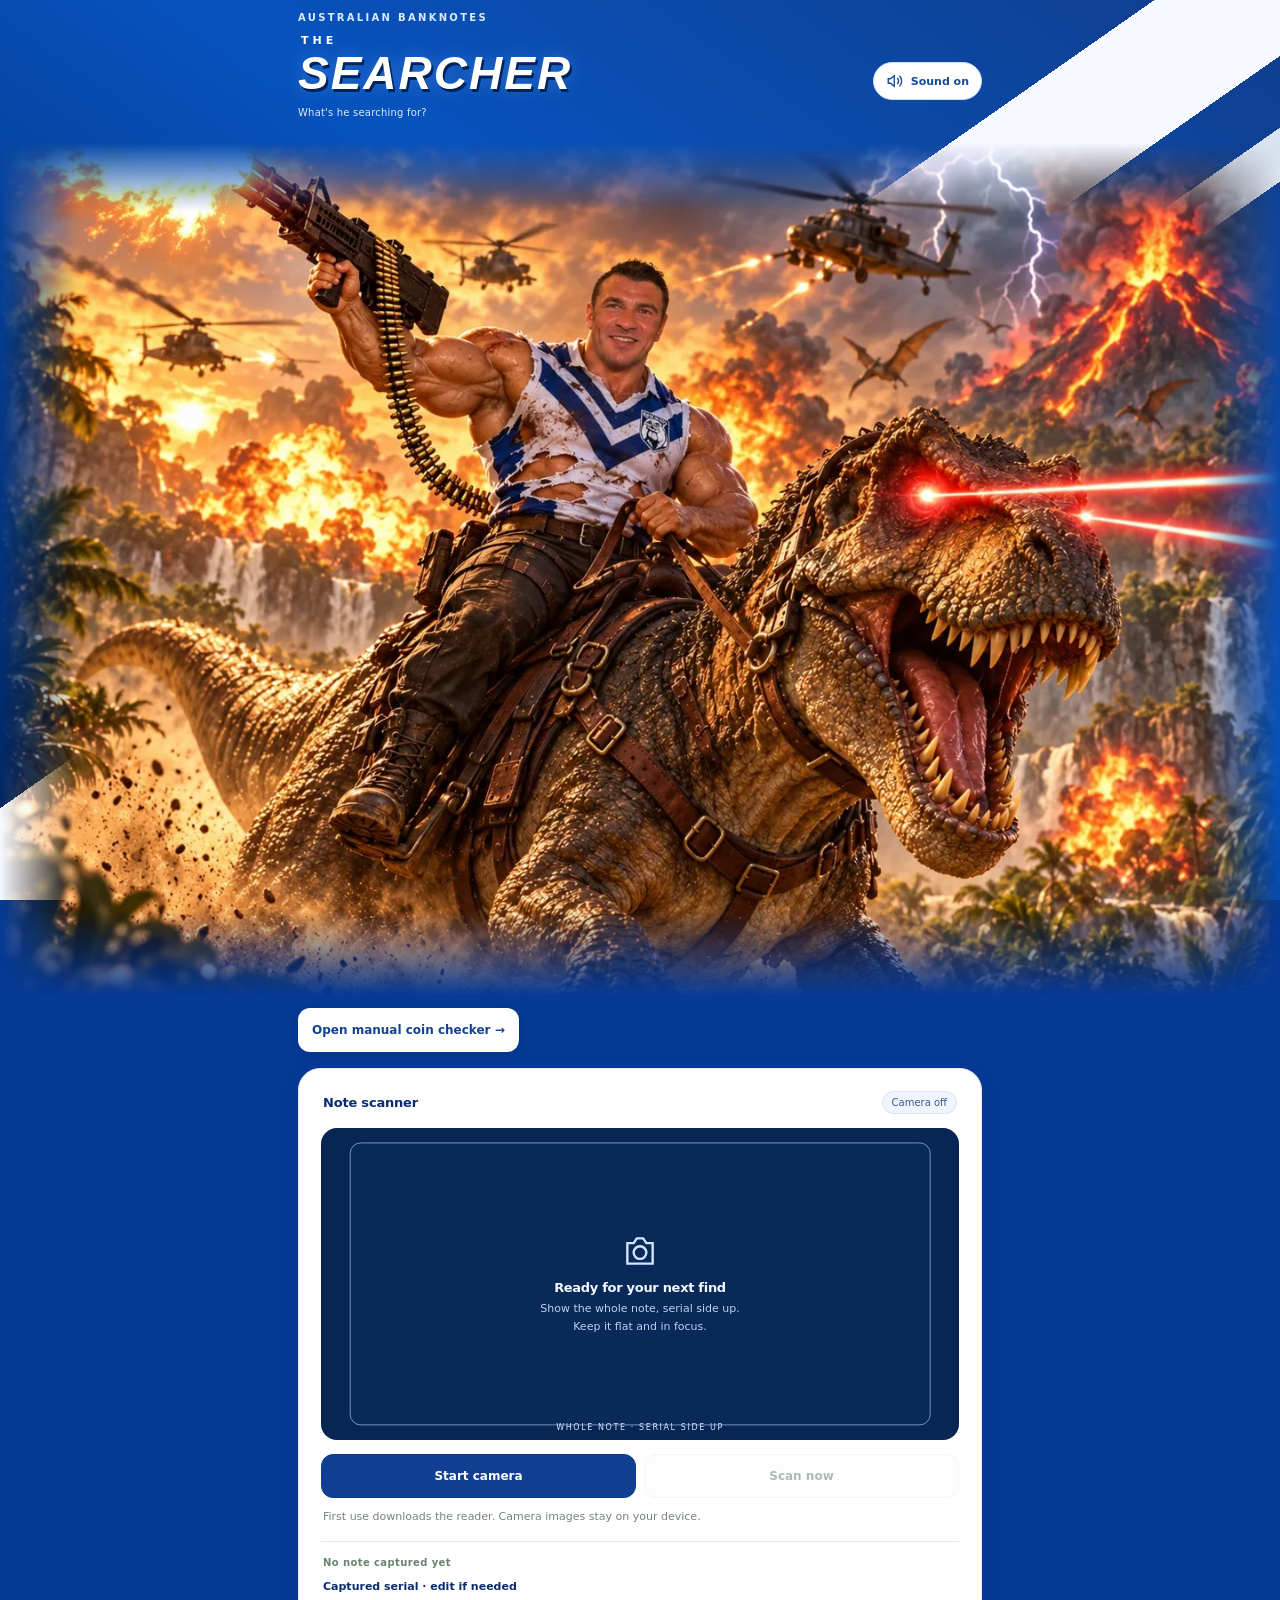
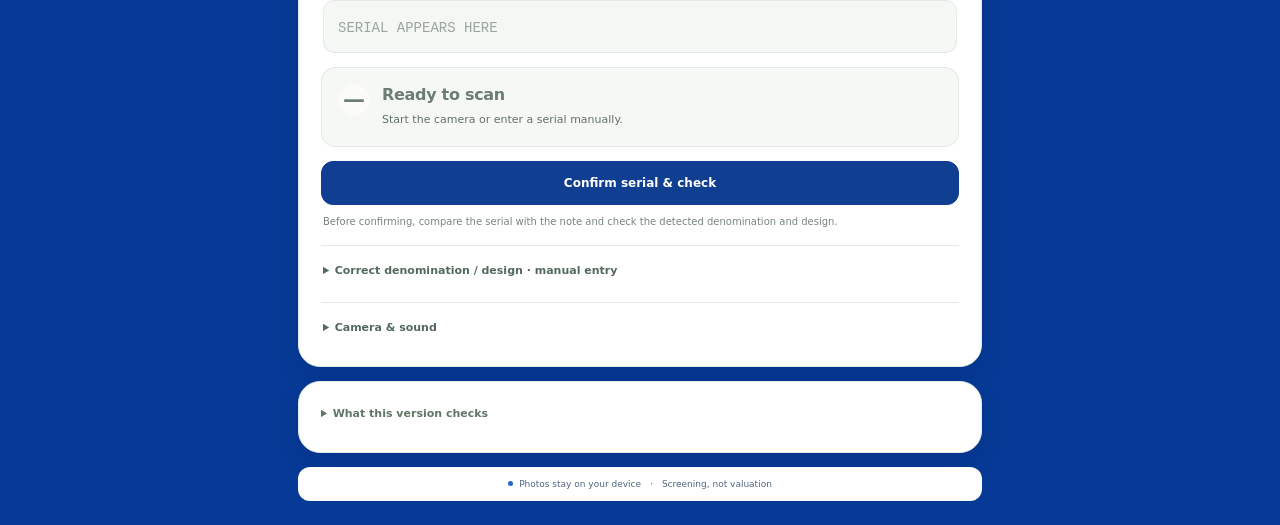
<file: index.html>
<!doctype html><html lang="en"><head><meta charset="utf-8"><meta name="viewport" content="width=device-width,initial-scale=1"><meta name="theme-color" content="#132c28"><title>Note Check · Australian banknotes</title><link rel="stylesheet" href="style.css?v=12"><style>.conditionGuide{display:none}#result.keep~.conditionGuide{display:block}.conditionGuide h3{font-size:12px;margin:16px 0 6px}.conditionGuide ul{padding-left:19px;margin:6px 0}.conditionGuide li{font-size:11px;line-height:1.65;color:#617166;margin:5px 0}.conditionGuide a{color:#3c7a59;text-underline-offset:3px}</style><link rel="stylesheet" href="backgrounds.css?v=7"></head><body><header><span class="page-category">Australian banknotes</span><div class="brand"><span class="brand-the">THE</span><span class="brand-title">SEARCHER</span><button class="brand-tagline" type="button">What's he searching for?</button></div><button id="soundToggle" class="soundButton" type="button" aria-pressed="true"><svg viewBox="0 0 24 24" width="18" height="18" fill="none" stroke="currentColor" stroke-width="1.8" aria-hidden="true"><path d="M11 5 6 9H3v6h3l5 4V5Z"/><path d="M15 8a6 6 0 0 1 0 8M18 5a10 10 0 0 1 0 14"/></svg><span id="soundLabel">Sound on</span></button></header><main><section class="intro"><p style="margin-top:14px"><a href="coins.html" style="color:#176d50;font-size:12px">Open manual coin checker →</a></p></section><section class="panel scanner"><div class="sectiontop"><h2>Note scanner</h2><span id="cameraState">Camera off</span></div><div class="view"><video id="video" autoplay playsinline muted></video><div id="placeholder"><div class="cameraicon"><svg width="38" height="38" viewBox="0 0 24 24" fill="none" stroke="currentColor" stroke-width="1.5" aria-hidden="true"><path d="M4 7h4l2-3h4l2 3h4v13H4V7Z"/><circle cx="12" cy="13" r="4"/></svg></div><h3>Ready for your next find</h3><p>Show the whole note, serial side up.<br>Keep it flat and in focus.</p></div><div class="frame"></div><div class="viewlabel">WHOLE NOTE · SERIAL SIDE UP</div><div id="overlay" class="overlay" aria-live="polite"></div></div><div class="actions"><button id="start" class="primary">Start camera</button><button id="scan" disabled>Scan now</button><button id="stop" hidden>Stop</button></div><p id="progress" class="small" role="status">First use downloads the reader. Camera images stay on your device.</p><div class="readout"><span id="activeNote">No note captured yet</span><label for="serial">Captured serial · edit if needed</label><input id="serial" placeholder="Serial appears here" autocomplete="off" spellcheck="false" maxlength="20"></div><div id="result" class="result neutral" aria-live="polite"><span class="symbol">—</span><div><h3>Ready to scan</h3><p>Start the camera or enter a serial manually.</p></div></div><div class="sortingActions"><input type="checkbox" id="confirm" hidden><button id="check" class="primary">Confirm serial & check</button><button id="next" hidden>Scan next note →</button></div><p class="small confirmHint">Before confirming, compare the serial with the note and check the detected denomination and design.</p><details class="drawer conditionGuide"><summary>What to look for · condition &amp; sales</summary><p class="small">Inspect the note yourself. The scanner does not grade its condition.</p><h3>Good signs</h3><ul><li>Sharp, square corners and intact edges.</li><li>Minimal folds or permanent creases.</li><li>Clean surfaces, clear printing and an intact clear window.</li></ul><h3>Wear or damage to check</h3><ul><li>Rounded or bent corners and worn edges.</li><li>Deep creases or multiple folds.</li><li>Stains, handwriting, fading or rubbed printing.</li><li>Tears, pinholes, splits, missing pieces or repairs.</li></ul><p class="small"><strong>Keep it as found—don’t clean, iron or try to repair it.</strong> Condition can affect collector interest, but wear alone does not decide whether a flagged note is worth keeping.</p><p class="small"><a href="https://www.pmgnotes.com/paper-money-grading/grading-scale/" target="_blank" rel="noopener">Banknote grading guide ↗</a></p><h3>Comparable sales</h3><p class="small">Not enough verified sales data. No price range is provided for this result.</p></details><details class="drawer"><summary>Correct denomination / design · manual entry</summary><div class="fields"><div><label for="denomination">Denomination</label><select id="denomination"><option>$5</option><option>$10</option><option>$20</option><option selected>$50</option><option>$100</option></select></div><div><label for="series">Banknote series</label><select id="series"><option value="new">Newer polymer · tall clear window</option><option value="old">Older polymer · small clear window</option></select></div></div><p class="small">Paper and commemorative layouts may not be recognised. A manual entry is still checked against the supported rules.</p><div class="samples"><span class="small">Fictional serial examples</span><div><button data-sample="AA191234321">Radar</button><button data-sample="AA190000042">Low number</button><button data-sample="BD194827593">No pattern</button></div></div></details><details class="drawer"><summary>Camera & sound</summary><div id="cameraSettings" hidden><label for="cameraSelect">Camera lens</label><select id="cameraSelect"></select><p id="cameraResolution" class="small"></p><label class="toggle"><input id="torch" type="checkbox" disabled> Camera light (if supported)</label></div><label for="zoom">Screen zoom <span id="zoomValue">1.0×</span></label><input id="zoom" type="range" min="1" max="4" step="0.1" value="1"><label class="toggle"><input type="checkbox" id="auto"> Automatic scanning</label><div class="extraActions"><button id="testSound" type="button">Test chime</button><button id="photoButton">Use a photo instead</button></div><input id="photo" type="file" accept="image/*" hidden></details><details id="captureDetails" class="drawer" hidden><summary>Captured images and reader diagnostics</summary><p id="detectedNote" class="small"></p><img id="notePreview" alt="Automatically straightened note"><img id="capturePreview" alt="Automatically selected serial area"><p class="small">Reader output: <code id="rawRead"></code></p></details></section><details class="panel coverage"><summary>What this version checks</summary><ul><li>Unusual serial suffix patterns: solid, radar, repeater, ladder, two-digit patterns, and low numbers (1–100).</li><li>Possible 1992 first-issue $5 notes; confirm the pale design and Fraser/Cole signatures.</li><li>1996 $100 and 1997 $5 trial-prefix notes within their published trial serial ranges.</li><li>First/last listed standard print-year prefixes in the loaded RBA records (1992–2023).</li><li>Possible 2001 Federation $5 notes via manual entry.</li></ul><p class="small">Green means set aside for inspection. Yellow means uncertain or unsupported. Red means no supported flag found after confirmation—not a guarantee to spend it. Condition, authenticity, printing errors and ink varieties are not assessed. Number-pattern thresholds are screening choices, not proof of collector demand.</p><a href="https://www.banknotes.rba.gov.au/resources/for-collectors/serial-numbers/" target="_blank" rel="noopener">RBA issue records ↗</a><br><a href="https://www.sterlingcurrency.com.au/blog/news-research/decimal-coins-banknotes/the-two-times-when-npa-secretly-tested-polymer-ink/" target="_blank" rel="noopener">Trial-note reference ↗</a></details><footer><span class="privacyDot"></span> Photos stay on your device <span class="footerSep">·</span> Screening, not valuation</footer></main><script src="ocr/ort.wasm.min.js"></script><script src="neural-reader.js?v=9"></script><script src="rules.js?v=7"></script><script src="opencv.js"></script><script src="detector.js?v=7"></script><script src="screening.js?v=10"></script><script src="ocr-utils.js"></script><script src="celebration.js?v=11"></script><script src="app.js?v=11"></script><script src="backgrounds.js?v=7" defer></script></body></html>
</file>
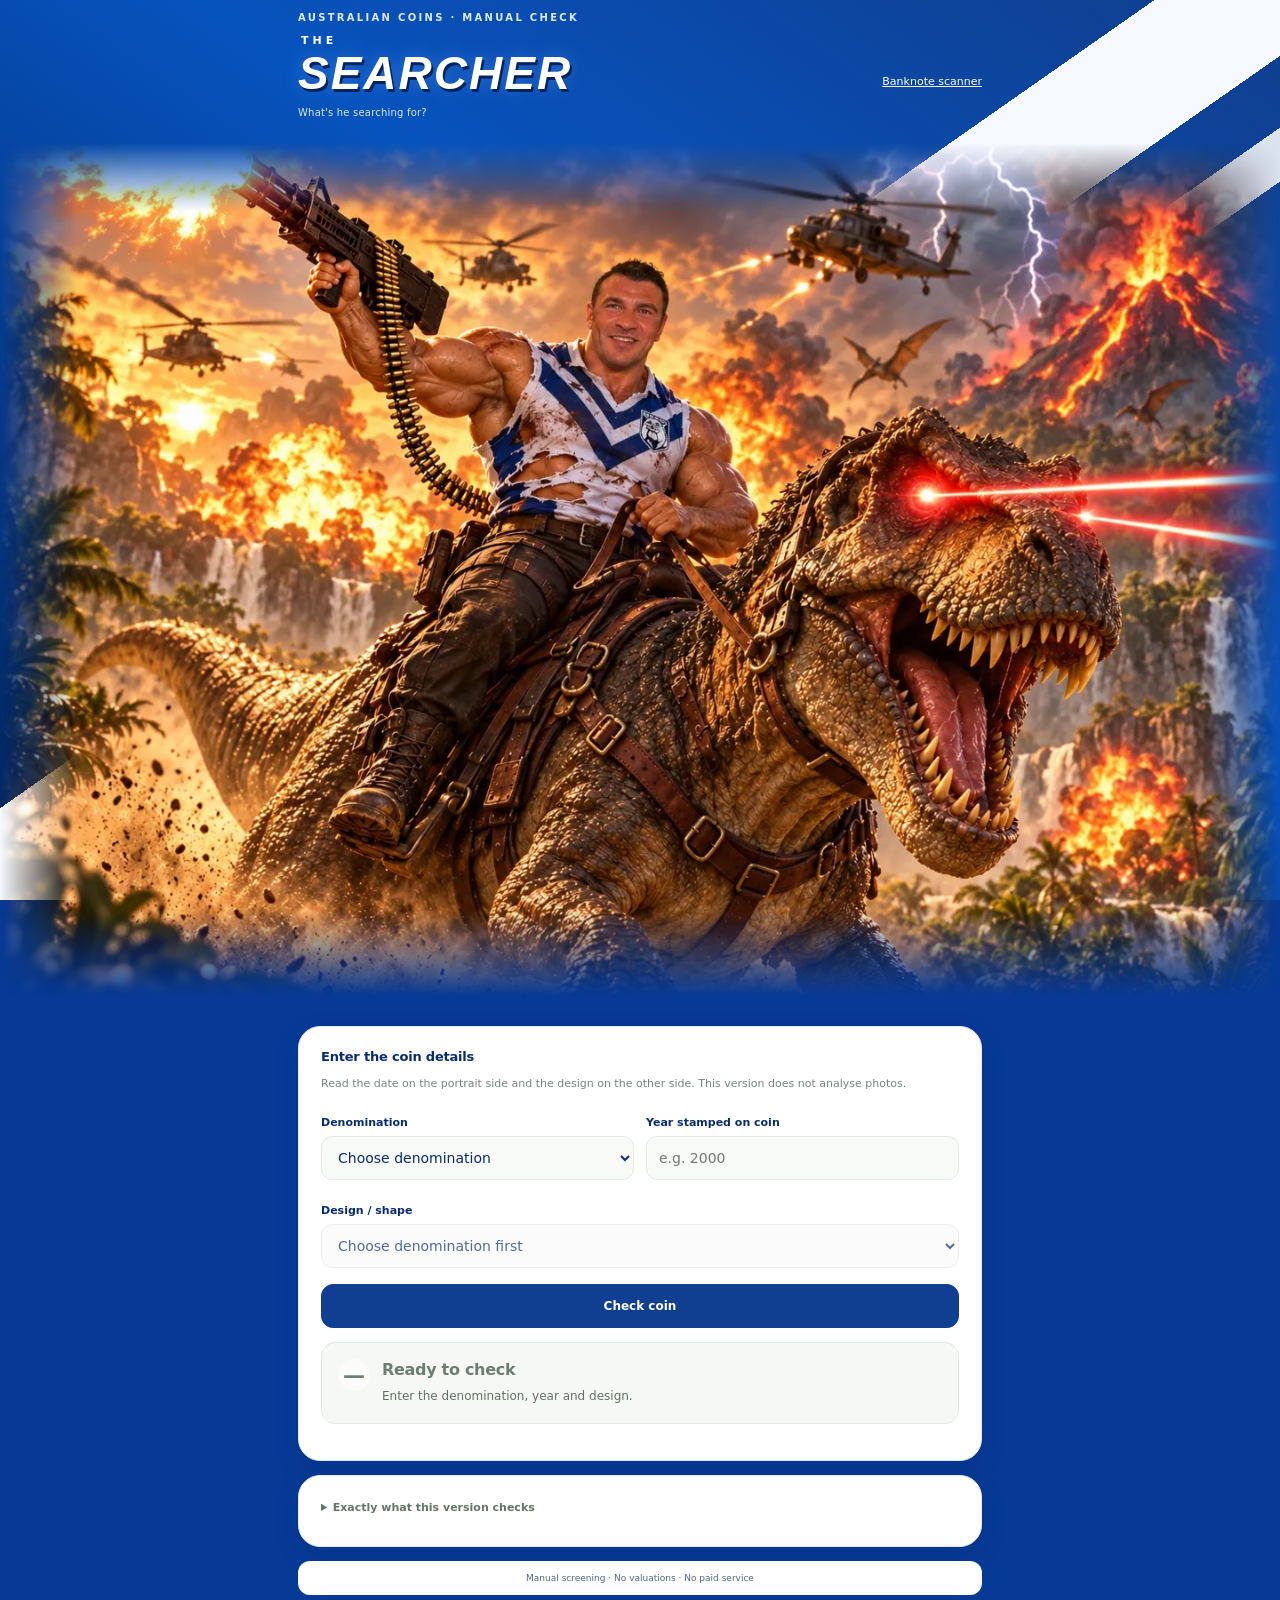
<file: coins.html>
<!doctype html>
<html lang="en">
<head>
<meta charset="utf-8"><meta name="viewport" content="width=device-width,initial-scale=1">
<meta name="theme-color" content="#132c28"><title>Coin Check · Note Check</title>
<link rel="stylesheet" href="style.css?v=12">
<style>.coinPanel{margin-top:14px}.coinFields{display:grid;grid-template-columns:1fr 1fr;gap:12px}.coinFields .wide{grid-column:1/-1}.coinPanel ul{padding-left:20px;font-size:12px;line-height:1.7}.coinPanel a{color:#176d50}.coinPanel button{width:100%;margin-top:16px}.coinNav{font-size:12px;color:#176d50}.coinResult p{font-size:12px}.coinResult h4{font-size:12px;margin:16px 0 5px}.coinResult ul{margin:5px 0}.coinResult li{margin:7px 0}@media(max-width:400px){.coinFields{grid-template-columns:1fr}}</style>
<link rel="stylesheet" href="backgrounds.css?v=7"></head>
<body>
<header><span class="page-category">Australian coins · manual check</span><div class="brand"><span class="brand-the">THE</span><span class="brand-title">SEARCHER</span><button class="brand-tagline" type="button">What's he searching for?</button></div><a class="coinNav" href="./">Banknote scanner</a></header>
<main>
<section class="intro"></section>
<section class="panel coinPanel">
<h2>Enter the coin details</h2>
<p class="small">Read the date on the portrait side and the design on the other side. This version does not analyse photos.</p>
<form id="coinForm">
<div class="coinFields">
<div><label for="coinDenomination">Denomination</label><select id="coinDenomination"><option value="">Choose denomination</option value="5">5c</option><option value="10">10c</option><option value="20">20c</option><option value="50">50c</option><option value="100">$1</option><option value="200">$2 · not covered</option></select></div>
<div><label for="coinYear">Year stamped on coin</label><input id="coinYear" inputmode="numeric" type="text" maxlength="4" placeholder="e.g. 2000" autocomplete="off"></div>
<div class="wide"><label for="coinDesign">Design / shape</label><select id="coinDesign" disabled><option value="">Choose denomination first</option></select></div>
</div>
<button class="primary" type="submit">Check coin</button>
</form>
<div id="coinResult" class="result neutral coinResult" role="status" aria-live="polite"><span class="symbol">—</span><div><h3>Ready to check</h3><p>Enter the denomination, year and design.</p></div></div>
</section>
<details class="panel coverage"><summary>Exactly what this version checks</summary>
<ul><li>1968 and 1985 glider 1c: lower-mintage issues.</li><li>1967, 1968, 1973 and 1981 lizard 2c: missing-SD inspection; 1968 is also a lower-mintage date.</li><li>1969 lizard 2c: lower-mintage issue.</li><li>1966 platypus 20c: wavy-baseline inspection.</li><li>1966 round 50c: original silver issue.</li><li>1993 coat-of-arms 50c: lower-mintage issue.</li><li>2000 Millennium flag 50c: incuse-flag inspection.</li><li>2000 five-kangaroos $1: mule inspection.</li><li>2001 Centenary of Federation $1: rotation inspection.</li></ul>
<p class="small">This is a limited watchlist, not a complete Australian coin catalogue. 1c and 2c checks cover only the dates listed above; age alone is not a flag. 5c, 10c, $2 and unlisted designs are unsupported. Mintmarks, other varieties, general minting errors, condition and authenticity are not assessed. A flag does not establish rarity, collector demand or value.</p>
</details>
<footer>Manual screening · No valuations · No paid service</footer>
</main>
<script>
(function(){
'use strict';
const definitions={
'1':[['glider','Feathertail glider'],['other','Other / not sure']],
'2':[['lizard','Frill-necked lizard'],['other','Other / not sure']],
'5':[['other','Other / unsupported']],
'10':[['other','Other / unsupported']],
'20':[['platypus','Platypus'],['other','Other / not sure']],
'50':[['coat','Coat of arms · twelve-sided'],['round','Coat of arms · round'],['millennium','Millennium flag'],['other','Other / not sure']],
'100':[['roos','Five kangaroos'],['federation','Centenary of Federation · 2001'],['other','Other / not sure']],
'200':[['other','Other / unsupported']]
};
const research='https://numismatics.org.au/wp-content/uploads/2021/06/vol-27-harris.pdf';
const mint50='https://www.ramint.gov.au/collect/national-coin-collection/circulating-coins/fifty-cents';
const rules=[
{"denomination":"1","year":1968,"design":"glider","title":"Lower-mintage 1c issue · inspect condition","reason":"The Royal Australian Mint lists 19.9 million 1c coins for 1968. A lower mintage is a screening prompt, not proof of a premium.","steps":["Confirm the date and glider design on the two sides.","Inspect wear, corrosion, scratches and damage. Do not clean or polish it."],"source":"https://ramint.gov.au/collect/national-coin-collection/circulating-coins/one-cent","label":"Royal Australian Mint · 1c mintage figures"},
{"denomination":"1","year":1985,"design":"glider","title":"Lower-mintage 1c issue · inspect condition","reason":"The Royal Australian Mint lists 45.9 million 1c coins for 1985. A lower mintage is a screening prompt, not proof of a premium.","steps":["Confirm the date and glider design on the two sides.","Inspect wear, corrosion, scratches and damage. Do not clean or polish it."],"source":"https://ramint.gov.au/collect/national-coin-collection/circulating-coins/one-cent","label":"Royal Australian Mint · 1c mintage figures"},
{"denomination":"2","year":1967,"design":"lizard","title":"Check for missing SD initials","reason":"No-SD examples are documented for this date. The date alone does not establish the variety.","steps":["Use a magnifier to inspect beside the lizard’s front right paw for the small SD initials. Compare with the reference (journal page 31).","Unreadable initials do not confirm a variety: wear, damage or a weak strike can obscure detail. Seek confirmation for a suspected match."],"source":"https://numismatics.org.au/wp-content/uploads/2021/06/vol-27-harris.pdf#page=16","label":"Numismatic Association of Australia · No SD 2c"},
{"denomination":"2","year":1968,"design":"lizard","title":"Check for missing SD initials","reason":"No-SD examples are documented for this date. This is also a lower-mintage 2c date. The date alone does not establish the variety.","steps":["Use a magnifier to inspect beside the lizard’s front right paw for the small SD initials. Compare with the reference (journal page 31).","Unreadable initials do not confirm a variety: wear, damage or a weak strike can obscure detail. Seek confirmation for a suspected match."],"source":"https://numismatics.org.au/wp-content/uploads/2021/06/vol-27-harris.pdf#page=16","label":"Numismatic Association of Australia · No SD 2c"},
{"denomination":"2","year":1973,"design":"lizard","title":"Check for missing SD initials","reason":"No-SD examples are documented for this date. The date alone does not establish the variety.","steps":["Use a magnifier to inspect beside the lizard’s front right paw for the small SD initials. Compare with the reference (journal page 31).","Unreadable initials do not confirm a variety: wear, damage or a weak strike can obscure detail. Seek confirmation for a suspected match."],"source":"https://numismatics.org.au/wp-content/uploads/2021/06/vol-27-harris.pdf#page=16","label":"Numismatic Association of Australia · No SD 2c"},
{"denomination":"2","year":1981,"design":"lizard","title":"Check for missing SD initials","reason":"No-SD examples are documented for this date. The date alone does not establish the variety.","steps":["Use a magnifier to inspect beside the lizard’s front right paw for the small SD initials. Compare with the reference (journal page 31).","Unreadable initials do not confirm a variety: wear, damage or a weak strike can obscure detail. Seek confirmation for a suspected match."],"source":"https://numismatics.org.au/wp-content/uploads/2021/06/vol-27-harris.pdf#page=16","label":"Numismatic Association of Australia · No SD 2c"},
{"denomination":"2","year":1969,"design":"lizard","title":"Lower-mintage 2c issue · inspect condition","reason":"The Royal Australian Mint lists 12.9 million 2c coins for 1969. Inspect condition; this does not establish collector demand or a premium.","steps":["Confirm 1969 and the frill-necked lizard design.","Check wear, corrosion and damage without cleaning the coin."],"source":"https://www.ramint.gov.au/collect/national-coin-collection/circulating-coins/two-cents","label":"Royal Australian Mint · 2c mintage figures"},
{denomination:'20',year:1966,design:'platypus',title:'Check for the wavy-baseline variety',reason:'Some 1966 platypus 20c coins have a distinguishing detail around the base of the 2. The date alone does not identify the variety.',steps:['Look at the upper edge of the bottom stroke of the 2 in 20. Compare it with the normal straight edge.','Look for the corresponding curve in the water line immediately above it. A bump or damage alone is not enough.','Use a magnifier or a sharp close-up. If the detail is unclear, keep the result unconfirmed.'],source:'https://www.perthmint.com/news/collector/coin-collecting/how-to-identify-australias-exceptionally-rare-wavy-baseline-20-cents-coin/',label:'Perth Mint identification guide'},
{denomination:'50',year:1966,design:'round',title:'Set aside for a closer look',reason:'The original 1966 round 50c issue was made from 80% silver. The details you entered match that issue; this checker cannot verify the coin or its metal.',steps:['Confirm that the date is 1966, the shape is round and the reverse shows the coat of arms.','Do not infer silver content from colour alone. If authenticity is uncertain, have the coin examined.'],source:mint50,label:'Royal Australian Mint · 50c'},
{denomination:'50',year:1993,design:'coat',title:'Lower-mintage issue · inspect condition',reason:'The Royal Australian Mint lists 1 million standard 50c coins for 1993. This is a reason to inspect the coin, not proof that a circulated example has a premium.',steps:['Confirm 1993 on the portrait side and the standard coat of arms on the reverse.','Inspect wear, scratches, dents and other damage. Do not clean or polish the coin.'],source:mint50,label:'Royal Australian Mint · mintage figures'},
{denomination:'50',year:2000,design:'millennium',title:'Check for the incuse-flag variety',reason:'The 2000 Millennium design has normal and incuse-flag versions. Recognising the design does not distinguish them.',steps:['Inspect the crosses of Saint George and Saint Patrick within the Union Jack. On the variety these details are recessed; on the normal issue they are raised.','Compare with documented examples under angled light. The Commonwealth star surface provides a supporting detail.','If shadows or wear make the relief ambiguous, do not treat the variety as confirmed.'],source:'https://www.pcgs.com/news/australian-2000-millennium-50-cent-with-incused-flag',label:'PCGS · normal and incuse examples'},
{denomination:'100',year:2000,design:'roos',title:'Check the portrait-side rim for a mule',reason:'Some 2000 five-kangaroos dollars were struck with a 10c portrait-side die. This entry only flags the possibility.',steps:['Look for the stepped double rim around the portrait-side circumference.','A partial double rim can occur on an ordinary slightly off-centre strike. It does not by itself establish a mule.','Compare with the reference photographs; seek expert confirmation for a suspected match.'],source:'https://www.pcgs.com/news/2000-australian-1-dollar-mule-error-coin',label:'PCGS · mule identification guide'},
{denomination:'100',year:2001,design:'federation',title:'Check the alignment of the two sides',reason:'Rotated-die examples are documented for the 2001 Centenary of Federation dollar. The date and design alone do not show a rotation.',steps:['Hold the design side upright. Turn the coin left-to-right around its vertical axis, keeping the top edge at the top.','The portrait side should also be upright. An unexpected angle is a reason for further inspection.','Two photos taken with independently changed orientations cannot establish the alignment.'],source:research,label:'Numismatic Association of Australia · rotation guide'}
];
function checkCoin(denomination,yearText,design){
if(!definitions[denomination]||!/^[0-9]{4}$/.test(yearText)||!definitions[denomination].some(x=>x[0]===design))return {status:'unknown',title:'Check the details',reason:'Choose a denomination and design, and enter the four-digit year stamped on the coin.'};
const year=Number(yearText),first={'1':1966,'2':1966,'5':1966,'10':1966,'20':1966,'50':1966,'100':1984,'200':1988}[denomination];
if(year<first||year>new Date().getFullYear())return {status:'unknown',title:'Year needs confirmation',reason:'That year is outside the supported decimal issue dates for this denomination. Check the date again.'};
if(['1','2'].includes(denomination)&&year>1990)return {status:'unknown',title:'Collector issue or unsupported date',reason:'This small watchlist does not cover later collector-set issues of 1c or 2c. Check a catalogue; the date has not been rejected as impossible.'};
const match=rules.find(r=>r.denomination===denomination&&r.year===year&&r.design===design);
if(match)return {status:'keep',...match};
if(design==='other'||['5','10','200'].includes(denomination))return {status:'unknown',title:'Not covered by this watchlist',reason:'This denomination or design is unsupported. No conclusion about the coin was made.'};
if((design==='round'&&year!==1966)||(design==='millennium'&&year!==2000)||(design==='federation'&&year!==2001))return {status:'unknown',title:'Confirm the year and design',reason:'These details do not match the issue covered by this checker. Check both sides; the coin may be unsupported.'};
return {status:'neutral',title:'No supported flag found',reason:'No entry in this small watchlist matches these details. Other varieties, mintmarks and minting errors have not been checked. This is not a recommendation to spend the coin.'};
}
const denomination=document.getElementById('coinDenomination'),year=document.getElementById('coinYear'),design=document.getElementById('coinDesign'),result=document.getElementById('coinResult');
function show(r){
result.className='result coinResult '+r.status;result.replaceChildren();
const icon=document.createElement('span');icon.className='symbol';icon.textContent=r.status==='keep'?'✓':r.status==='unknown'?'?':'—';
const body=document.createElement('div'),heading=document.createElement('h3'),paragraph=document.createElement('p');heading.textContent=r.title;paragraph.textContent=r.reason;body.append(heading,paragraph);
if(r.steps){const h=document.createElement('h4');h.textContent='What to look for';const ul=document.createElement('ul');for(const step of r.steps){const li=document.createElement('li');li.textContent=step;ul.append(li);}body.append(h,ul);}
if(r.source){const links=document.createElement('div');links.className='ruleSources';const a=document.createElement('a');a.href=r.source;a.textContent=r.label+' ↗';a.target='_blank';a.rel='noopener';links.append(a);body.append(links);}
result.append(icon,body);
}
function reset(){show({status:'neutral',title:'Details changed · check again',reason:'Compare the selected details with both sides of the coin, then check.'});}
denomination.addEventListener('change',()=>{design.replaceChildren();const blank=document.createElement('option');blank.value='';blank.textContent=denomination.value?'Choose design':'Choose denomination first';design.append(blank);for(const [value,label] of definitions[denomination.value]||[]){const o=document.createElement('option');o.value=value;o.textContent=label;design.append(o);}design.disabled=!denomination.value;reset();});
year.addEventListener('input',reset);design.addEventListener('change',reset);
document.getElementById('coinForm').addEventListener('submit',event=>{event.preventDefault();show(checkCoin(denomination.value,year.value.trim(),design.value));});
})();
</script>
<script src="backgrounds.js?v=7" defer></script></body></html>
</file>
<file: style.css>
:root{--ink:#172a27;--muted:#77847e;--line:#e3e9e4;--mint:#dbf5e8;--green:#176d50;--bg:#f5f7f5;--radius:22px;font-family:Inter,ui-sans-serif,system-ui,-apple-system,BlinkMacSystemFont,"Segoe UI",sans-serif;color-scheme:light}*{box-sizing:border-box}body{margin:0;background:var(--bg);color:var(--ink);-webkit-font-smoothing:antialiased}header{max-width:720px;margin:auto;display:flex;align-items:center;justify-content:space-between;padding:20px 22px}.brand{display:flex;align-items:center;gap:10px;text-decoration:none;color:var(--ink);font-size:12px;letter-spacing:1.7px;font-weight:800}.mark{width:36px;height:36px;border-radius:12px;background:var(--ink);color:#b4f2d4;display:grid;place-items:center;font-size:15px;letter-spacing:-1px}.soundButton{display:flex;align-items:center;gap:7px;border:1px solid var(--line);background:#fff;border-radius:100px;padding:9px 12px;min-height:38px;font-size:11px;color:#3d5e4c;font-weight:650}.soundButton.muted{color:var(--muted);background:#edf0ed}main{max-width:720px;margin:auto;padding:8px 18px 24px}.intro{padding:7px 4px 22px}.eyebrow{display:flex;align-items:center;gap:6px;font-size:9px;letter-spacing:1.5px;font-weight:750;color:#678675}.tinyDot,.privacyDot{width:5px;height:5px;display:inline-block;background:#59a786;border-radius:50%}h1{font-size:clamp(30px,5vw,42px);font-weight:720;letter-spacing:-1.5px;line-height:1.12;margin:10px 0 8px}.intro p{font-size:13px;color:var(--muted);margin:0;line-height:1.5}.panel{background:#fff;border:1px solid var(--line);border-radius:var(--radius);padding:18px;box-shadow:0 8px 30px #18352b04}.sectiontop{display:flex;align-items:center;justify-content:space-between;padding:0 2px 14px}h2{margin:0;font-size:13px;font-weight:720;letter-spacing:-.2px}#cameraState{font-size:10px;color:#698273;border:1px solid var(--line);background:#f5f8f5;border-radius:30px;padding:5px 9px}.view{position:relative;aspect-ratio:2.05;min-height:190px;border-radius:16px;background:#152c28;overflow:hidden;display:flex;align-items:center;justify-content:center}video{position:absolute;width:100%;height:100%;object-fit:cover;transform-origin:center}#placeholder{position:relative;pointer-events:none;text-align:center;padding:20px;color:#e8f6ee}#placeholder h3{font-size:15px;letter-spacing:-.3px;margin:10px 0 5px}#placeholder p{font-size:11px;line-height:1.6;color:#a3b9ac;margin:0}.cameraicon{color:#b1dac3;line-height:0}.frame{position:absolute;width:91%;aspect-ratio:2.05;top:50%;left:50%;transform:translate(-50%,-50%);border:1.5px solid #bcebd28c;border-radius:11px;box-shadow:0 0 0 150px #06171125;pointer-events:none}.viewlabel{position:absolute;bottom:8px;color:#d4e5db;font-size:8px;letter-spacing:1.6px;pointer-events:none}.overlay{position:absolute;left:9px;right:9px;top:9px;border-radius:8px;padding:7px 10px;font-size:10px;font-weight:650;color:#22382e;display:none}.overlay.keep{background:#d8f5e8e8}.overlay.ordinary{background:#fbece9ed}.overlay.unknown{background:#fff2d7ed}.actions{display:flex;gap:8px;margin:14px 0 0}.actions button{flex:1}button{appearance:none;font:inherit;font-size:12px;font-weight:650;min-height:44px;border:1px solid var(--line);border-radius:12px;padding:11px 14px;background:#f8faf8;color:#29473b;cursor:pointer;transition:background .15s,transform .15s}button.primary{background:var(--ink);border-color:var(--ink);color:#fff}button:hover:not(:disabled){filter:brightness(.96)}button:active:not(:disabled){transform:scale(.985)}button:disabled{opacity:.38;cursor:default}.small{font-size:11px;line-height:1.6;color:var(--muted)}#progress{margin:10px 2px 15px;min-height:18px}.readout{border-top:1px solid var(--line);padding:15px 2px 0}#activeNote{display:block;font-size:10px;font-weight:700;letter-spacing:.4px;color:#688371;margin-bottom:9px}label{display:block;font-size:11px;font-weight:650;margin:12px 0 7px}input:not([type=checkbox]):not([type=range]),select{appearance:none;width:100%;font:inherit;font-size:14px;border:1px solid var(--line);background:#f8faf8;padding:12px;border-radius:11px;color:var(--ink);min-height:44px}select{appearance:auto}#serial{font-family:ui-monospace,SFMono-Regular,Consolas,monospace;font-size:22px;font-weight:550;letter-spacing:1.2px;background:#f4f7f4;padding:13px 14px;text-transform:uppercase}#serial::placeholder{font-family:inherit;font-size:14px;font-weight:400;letter-spacing:0;color:#9aa69e}.result{display:flex;align-items:flex-start;gap:12px;margin:14px 0;border-radius:14px;padding:16px;border:1px solid var(--line);background:#f6f8f5}.symbol{display:grid;place-items:center;flex-shrink:0;width:32px;height:32px;border-radius:50%;font-size:22px;font-weight:650;background:#ffffff80}.result h3{font-size:16px;font-weight:700;letter-spacing:-.3px;line-height:1.3;margin:1px 0 6px}.result p{font-size:11px;line-height:1.65;margin:0;color:#617166}.result.keep{background:#e4f6ec;border-color:#c8e8d5;color:#146247}.result.keep p{color:#527462}.result.keep .symbol{background:#c9ebd9}.result.ordinary{background:#f9eeeb;border-color:#ecd9d2;color:#825a4b}.result.unknown{background:#fff6e3;border-color:#f0e3c2;color:#80652a}.result.neutral{color:#6c7e71}.ruleSources{display:flex;gap:10px;flex-wrap:wrap;margin-top:9px}.ruleSources a,.coverage a{font-size:10px;color:#3c7a59;text-decoration:underline;text-underline-offset:3px}.sortingActions{display:flex;gap:8px;flex-wrap:wrap}.sortingActions button{flex:1;min-width:140px}#next{background:var(--mint);color:var(--green);border-color:#c8e8d5}.confirmHint{font-size:10px;margin:9px 2px 0}.drawer{border-top:1px solid var(--line);padding:15px 2px 0;margin-top:15px}summary{cursor:pointer;font-size:11px;font-weight:650;line-height:1.5;color:#53695c;padding:2px 0;min-height:26px}.fields{display:grid;grid-template-columns:1fr 1fr;gap:12px}.toggle{display:flex;align-items:center;gap:8px;font-weight:400;line-height:1.5}.toggle input{accent-color:var(--green);width:16px;height:16px}input[type=range]{width:100%;padding:0;accent-color:var(--green);margin:7px 0 12px}#zoomValue{float:right}.extraActions{display:flex;gap:8px;flex-wrap:wrap;margin-top:12px}.extraActions button{flex:1}.samples{margin:14px 0 6px}.samples>div{display:flex;gap:6px;margin-top:8px;flex-wrap:wrap}.samples button{min-height:36px;font-size:10px;padding:8px 12px;background:white}#notePreview,#capturePreview{width:100%;height:auto;display:block;border-radius:10px;margin:10px 0}#rawRead{overflow-wrap:anywhere;font-size:10px}.coverage{margin-top:14px;padding:14px 18px;box-shadow:none;background:#f9fbf8}.coverage summary{font-size:11px;color:#607667}.coverage ul{padding-left:18px}.coverage li{font-size:11px;line-height:1.65;color:#6d7b70;margin:7px 0}footer{display:flex;justify-content:center;align-items:center;gap:6px;flex-wrap:wrap;font-size:9px;color:#8a988d;padding:20px 0 0}.footerSep{padding:0 3px}[hidden]{display:none!important}button:focus-visible,input:focus-visible,select:focus-visible,summary:focus-visible{outline:3px solid #91cab0;outline-offset:3px}.result.celebrate{animation:found .5s ease-out}@keyframes found{0%{transform:scale(.97);box-shadow:0 0 0 0 #4cbd8640}60%{box-shadow:0 0 0 7px #4cbd8600}100%{transform:scale(1);box-shadow:none}}@media(min-width:640px){header{padding-top:28px}main{padding-top:15px}.intro{padding-bottom:25px}.panel{padding:22px}.view{min-height:250px}h1{font-size:42px}.intro p{font-size:14px}}@media(max-width:360px){header{padding:16px}.soundButton{padding:8px 10px}.soundButton span{font-size:10px}.brand{font-size:10px;gap:8px}main{padding:4px 12px 20px}.panel{padding:14px}.view{min-height:180px}.fields{grid-template-columns:1fr}#serial{font-size:20px}}@media(prefers-reduced-motion:reduce){*,*::before,*::after{animation:none!important;transition:none!important}}
/* Keep the camera viewport within its card even when aspect-ratio meets narrow screens. */
.scanner{min-width:0}.view{width:100%;max-width:100%;min-width:0;min-height:0!important;height:auto;aspect-ratio:2.05}.view video{inset:0;max-width:100%}#placeholder{max-width:100%;padding:12px}#placeholder h3{font-size:13px}.actions,.readout,.result,.sortingActions,.drawer{min-width:0}.result>div{min-width:0}.ruleSources a{overflow-wrap:anywhere}
</file>
<file: backgrounds.css>
/* Decorative elements remain behind opaque checking sections. */
:root { --ink:#092c70; --green:#174cab; --mint:#e4edff; }
body { background:#063a96; isolation:isolate; }
body::before { content:'';position:fixed;inset:0;z-index:-3;pointer-events:none;background:linear-gradient(145deg,transparent 45%,#f6f9ff 45%,#f6f9ff 53%,transparent 53%,transparent 57%,#ffffffd9 57%,#ffffffd9 60%,transparent 60%),linear-gradient(35deg,#00235d,#0753be 58%,#103d8c); }
.money-rain { position:fixed;inset:0;overflow:hidden;pointer-events:none;z-index:-2; }
.money-rain img { position:absolute;left:var(--x);top:-90px;width:64px;height:auto;opacity:.25;animation:cashfall var(--duration) linear var(--delay) infinite; }
@keyframes cashfall { from { transform:translate3d(-30px,-80px,0) rotate(var(--tilt)); } to { transform:translate3d(55px,calc(100vh + 180px),0) rotate(calc(var(--tilt) + 140deg)); } }
.money-rain.resting img { animation-play-state:paused; }
header { display:flex;flex-wrap:wrap;gap:12px;align-items:center;padding:12px 18px 16px; }
.page-category { width:100%;color:#dceaff;text-transform:uppercase;font-size:10px;font-weight:800;letter-spacing:2.3px; }
.brand { display:flex;flex-direction:column;align-items:flex-start;gap:3px;background:none;padding:0;min-width:0;letter-spacing:normal; }
.brand-title { font-family:Impact,'Arial Black',sans-serif;font-size:clamp(30px,7vw,46px);font-style:italic;font-weight:900;letter-spacing:2px;line-height:1;color:#fff;text-shadow:2px 3px 0 #00235b,0 0 18px #72a9ff66; }
.brand-tagline { color:#dbe9ff;font-size:10px;font-weight:500;letter-spacing:.2px; }
.soundButton { margin-left:auto;background:#fff;color:#154a99;border-color:#cbdcff; }
.coinNav { margin-left:auto;color:#fff;font-size:11px; }
main { padding-top:0; }
.intro { padding:0 0 16px;min-height:0;display:block; }
.adventure-background { position:relative;width:100%;aspect-ratio:3/2;overflow:hidden;border-radius:0;background:transparent;box-shadow:none;border:0;-webkit-mask-image:linear-gradient(to right,transparent,#000 6%,#000 94%,transparent),linear-gradient(to bottom,transparent,#000 8%,#000 90%,transparent);-webkit-mask-composite:source-in;mask-image:linear-gradient(to right,transparent,#000 6%,#000 94%,transparent),linear-gradient(to bottom,transparent,#000 8%,#000 90%,transparent);mask-composite:intersect;pointer-events:none; }
.adventure-background img { position:absolute;inset:0;width:100%;height:100%;object-fit:contain;opacity:0;transition:opacity 2.2s ease-in-out; }
.adventure-background img.visible { opacity:1; }
.intro p { margin:12px 0 0!important;background:none;padding:0; }
.intro p a { display:inline-flex;align-items:center;min-height:44px;background:#fff;color:#124292!important;padding:10px 14px;border-radius:12px;text-decoration:none;font-weight:700;box-shadow:0 3px 10px #001c4a33; }
.panel,.coverage { background:#fff;box-shadow:0 8px 24px #001d5426; }
footer { background:#fff;color:#516580;border-radius:12px;padding:12px;margin-top:14px; }
.tinyDot,.privacyDot { background:#2665c9; }
button.primary { background:#103f91;border-color:#103f91; }
button:focus-visible,input:focus-visible,select:focus-visible,summary:focus-visible { outline-color:#438aff; }
@media(max-width:360px) { header { gap:8px; }.brand-title {font-size:29px;}.brand-tagline{font-size:9px;}.soundButton{padding:8px;}.soundButton span{font-size:10px;} }
@media(prefers-reduced-motion:reduce) { .adventure-background img {transition:none;}.money-rain{display:none;} }

/* Full-width artwork with the existing feathered mask. */
.adventure-background { width:100vw; max-width:none; margin-left:calc(50% - 50vw); }
html,body { overflow-x:clip; }
.view { background:#092959; }
#placeholder { color:#f3f7ff; }
#placeholder p { color:#bed1ef; }
.cameraicon { color:#d3e3ff; }
.frame { border-color:#b8d2ff99; box-shadow:0 0 0 150px #03133125; }
.viewlabel { color:#d5e4ff; }
#cameraState { color:#355a90; border-color:#d9e4f6; background:#f0f5fd; }

/* Quiet, keyboard-accessible surf-texture Easter egg. */
.brand-the { font:800 11px/1.1 system-ui,sans-serif;letter-spacing:4px;color:#fff;margin-left:3px; }
.intro { position:relative; }
.adventure-background img.secret-slide { z-index:3;transition:opacity .12s ease-out; }
@media(prefers-reduced-motion:reduce) { .adventure-background img.secret-slide { transition:none; } }

/* The title is plain text; only the tagline reveals the secret slide. */
button.brand-tagline { appearance:none;display:block;background:none;border:0;border-radius:3px;box-shadow:none;padding:0;margin:0;min-height:28px;min-width:0;text-align:left;font:500 10px/1.4 system-ui,sans-serif;letter-spacing:.2px;color:#dbe9ff;cursor:pointer; }
button.brand-tagline:hover { filter:none; }
button.brand-tagline:active { transform:none; }
button.brand-tagline:focus-visible { outline:2px solid #fff;outline-offset:4px; }
@media(max-width:360px) { button.brand-tagline {font-size:9px;} }
</file>
